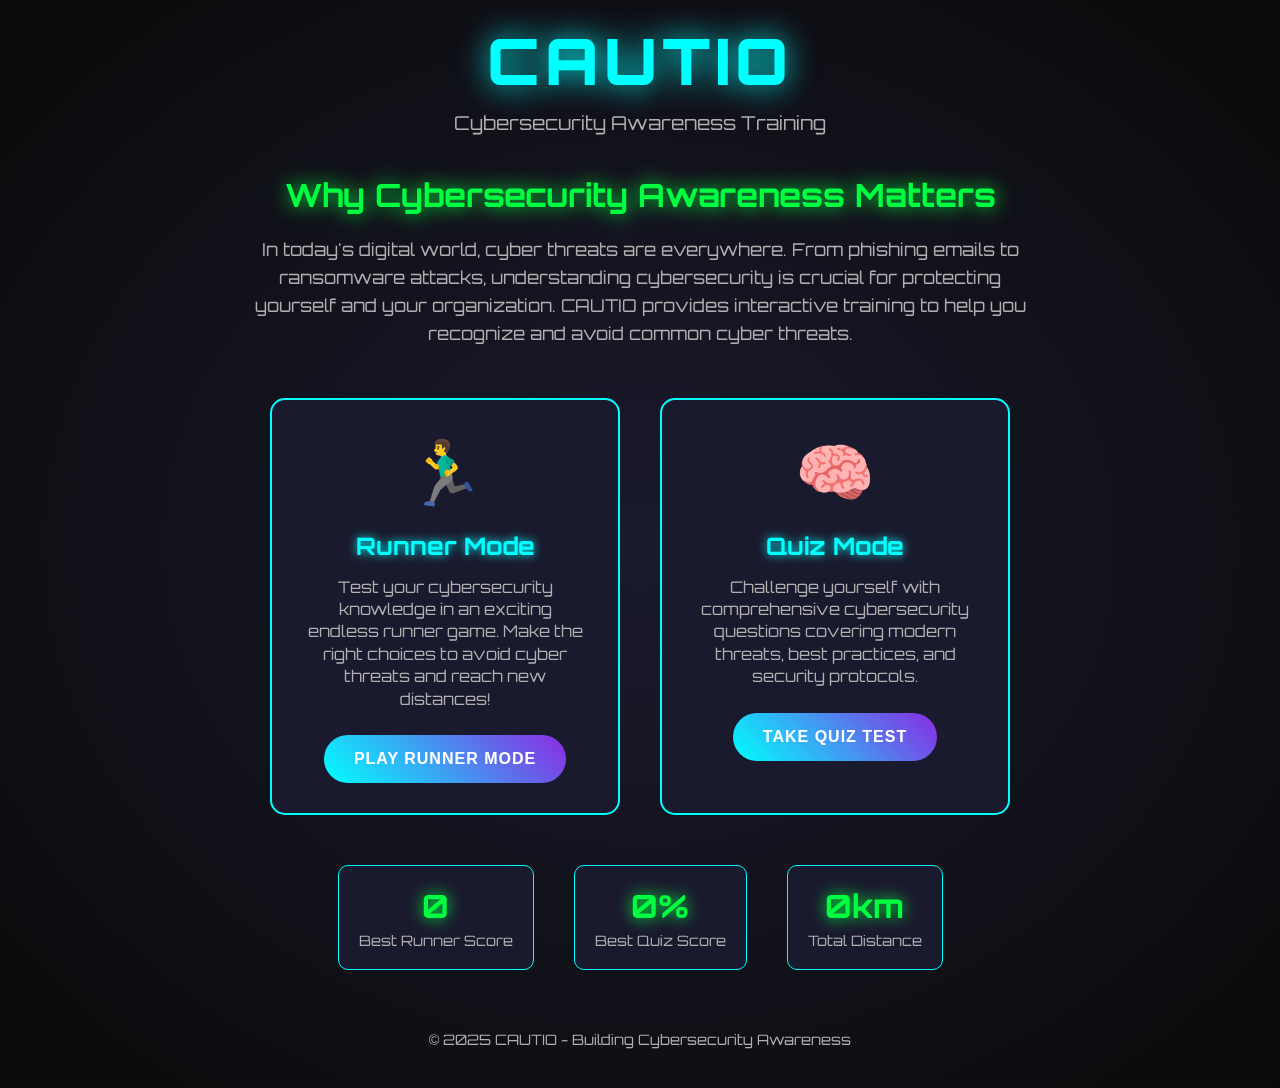
<file: index.html>
<!DOCTYPE html>
<html lang="en">
<head>
    <meta charset="UTF-8">
    <meta name="viewport" content="width=device-width, initial-scale=1.0">
    <title>CAUTIO - Cybersecurity Awareness</title>
    <link rel="stylesheet" href="style.css">
    <link href="https://fonts.googleapis.com/css2?family=Orbitron:wght@400;700;900&display=swap" rel="stylesheet">
</head>
<body class="main-menu">
    <div class="stars"></div>
    <div class="container">
        <header class="header">
            <h1 class="logo">CAUTIO</h1>
            <div class="logo-subtitle">Cybersecurity Awareness Training</div>
        </header>

        <main class="main-content">
            <section class="intro">
                <h2>Why Cybersecurity Awareness Matters</h2>
                <p>In today's digital world, cyber threats are everywhere. From phishing emails to ransomware attacks, 
                   understanding cybersecurity is crucial for protecting yourself and your organization. 
                   CAUTIO provides interactive training to help you recognize and avoid common cyber threats.</p>
            </section>

            <section class="game-modes">
                <div class="mode-card runner-card">
                    <div class="mode-icon">🏃‍♂️</div>
                    <h3>Runner Mode</h3>
                    <p>Test your cybersecurity knowledge in an exciting endless runner game. 
                       Make the right choices to avoid cyber threats and reach new distances!</p>
                    <button class="mode-btn runner-btn" onclick="startRunnerMode()">
                        <span>Play Runner Mode</span>
                    </button>
                </div>

                <div class="mode-card quiz-card">
                    <div class="mode-icon">🧠</div>
                    <h3>Quiz Mode</h3>
                    <p>Challenge yourself with comprehensive cybersecurity questions covering 
                       modern threats, best practices, and security protocols.</p>
                    <button class="mode-btn quiz-btn" onclick="startQuizMode()">
                        <span>Take Quiz Test</span>
                    </button>
                </div>
            </section>

            <section class="stats">
                <div class="stat-item">
                    <div class="stat-value" id="best-runner-score">0</div>
                    <div class="stat-label">Best Runner Score</div>
                </div>
                <div class="stat-item">
                    <div class="stat-value" id="best-quiz-score">0%</div>
                    <div class="stat-label">Best Quiz Score</div>
                </div>
                <div class="stat-item">
                    <div class="stat-value" id="total-distance">0km</div>
                    <div class="stat-label">Total Distance</div>
                </div>
            </section>
        </main>

        <footer class="footer">
            <p>&copy; 2025 CAUTIO - Building Cybersecurity Awareness</p>
        </footer>
    </div>

    <script>
        // Load and display saved statistics
        function loadStats() {
            const bestRunnerScore = localStorage.getItem('cautio-best-runner-score') || '0';
            const bestQuizScore = localStorage.getItem('cautio-best-quiz-score') || '0';
            const totalDistance = localStorage.getItem('cautio-total-distance') || '0';
            
            document.getElementById('best-runner-score').textContent = bestRunnerScore;
            document.getElementById('best-quiz-score').textContent = bestQuizScore + '%';
            document.getElementById('total-distance').textContent = totalDistance + 'km';
        }

        function startRunnerMode() {
            window.location.href = 'runner.html';
        }

        function startQuizMode() {
            window.location.href = 'quiz.html';
        }

        // Generate animated stars background
        function createStars() {
            const starsContainer = document.querySelector('.stars');
            for (let i = 0; i < 100; i++) {
                const star = document.createElement('div');
                star.className = 'star';
                star.style.left = Math.random() * 100 + '%';
                star.style.top = Math.random() * 100 + '%';
                star.style.animationDelay = Math.random() * 3 + 's';
                star.style.animationDuration = (Math.random() * 3 + 2) + 's';
                starsContainer.appendChild(star);
            }
        }

        // Initialize
        document.addEventListener('DOMContentLoaded', function() {
            loadStats();
            createStars();
        });
    </script>
</body>
</html>
</file>
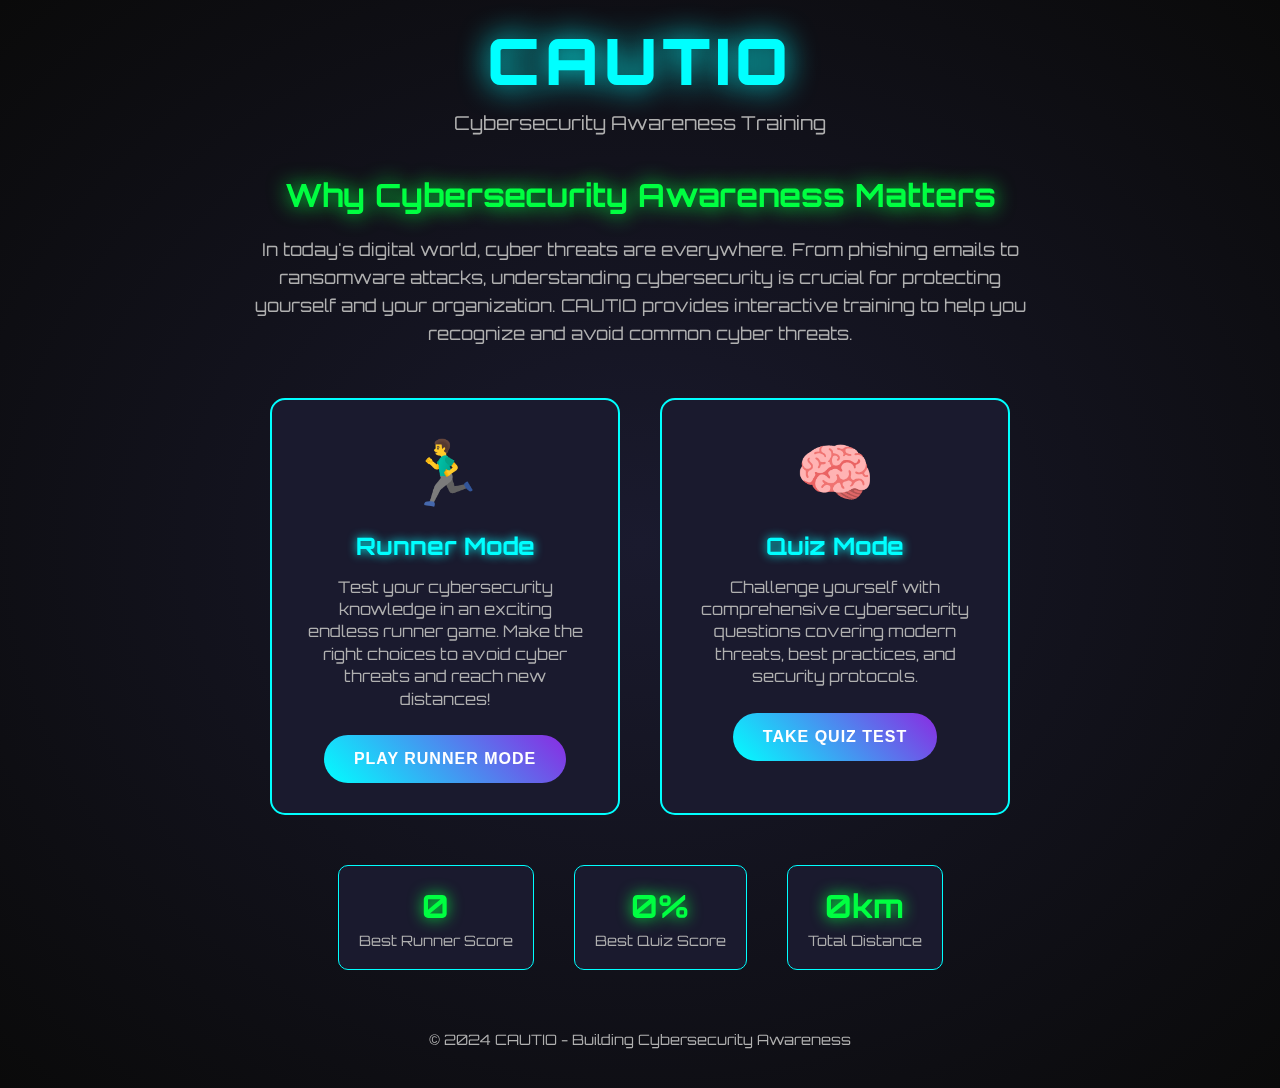
<file: client/index.html>
<!DOCTYPE html>
<html lang="en">
<head>
    <meta charset="UTF-8">
    <meta name="viewport" content="width=device-width, initial-scale=1.0">
    <title>CAUTIO - Cybersecurity Awareness</title>
    <link rel="stylesheet" href="/style.css">
    <link href="https://fonts.googleapis.com/css2?family=Orbitron:wght@400;700;900&display=swap" rel="stylesheet">
</head>
<body class="main-menu">
    <div class="stars"></div>
    <div class="container">
        <header class="header">
            <h1 class="logo">CAUTIO</h1>
            <div class="logo-subtitle">Cybersecurity Awareness Training</div>
        </header>

        <main class="main-content">
            <section class="intro">
                <h2>Why Cybersecurity Awareness Matters</h2>
                <p>In today's digital world, cyber threats are everywhere. From phishing emails to ransomware attacks, 
                   understanding cybersecurity is crucial for protecting yourself and your organization. 
                   CAUTIO provides interactive training to help you recognize and avoid common cyber threats.</p>
            </section>

            <section class="game-modes">
                <div class="mode-card runner-card">
                    <div class="mode-icon">🏃‍♂️</div>
                    <h3>Runner Mode</h3>
                    <p>Test your cybersecurity knowledge in an exciting endless runner game. 
                       Make the right choices to avoid cyber threats and reach new distances!</p>
                    <button class="mode-btn runner-btn" onclick="startRunnerMode()">
                        <span>Play Runner Mode</span>
                    </button>
                </div>

                <div class="mode-card quiz-card">
                    <div class="mode-icon">🧠</div>
                    <h3>Quiz Mode</h3>
                    <p>Challenge yourself with comprehensive cybersecurity questions covering 
                       modern threats, best practices, and security protocols.</p>
                    <button class="mode-btn quiz-btn" onclick="startQuizMode()">
                        <span>Take Quiz Test</span>
                    </button>
                </div>
            </section>

            <section class="stats">
                <div class="stat-item">
                    <div class="stat-value" id="best-runner-score">0</div>
                    <div class="stat-label">Best Runner Score</div>
                </div>
                <div class="stat-item">
                    <div class="stat-value" id="best-quiz-score">0%</div>
                    <div class="stat-label">Best Quiz Score</div>
                </div>
                <div class="stat-item">
                    <div class="stat-value" id="total-distance">0km</div>
                    <div class="stat-label">Total Distance</div>
                </div>
            </section>
        </main>

        <footer class="footer">
            <p>&copy; 2024 CAUTIO - Building Cybersecurity Awareness</p>
        </footer>
    </div>

    <script>
        // Load and display saved statistics
        function loadStats() {
            const bestRunnerScore = localStorage.getItem('cautio-best-runner-score') || '0';
            const bestQuizScore = localStorage.getItem('cautio-best-quiz-score') || '0';
            const totalDistance = localStorage.getItem('cautio-total-distance') || '0';
            
            document.getElementById('best-runner-score').textContent = bestRunnerScore;
            document.getElementById('best-quiz-score').textContent = bestQuizScore + '%';
            document.getElementById('total-distance').textContent = totalDistance + 'km';
        }

        function startRunnerMode() {
            window.location.href = '/runner.html';
        }

        function startQuizMode() {
            window.location.href = '/quiz.html';
        }

        // Generate animated stars background
        function createStars() {
            const starsContainer = document.querySelector('.stars');
            for (let i = 0; i < 100; i++) {
                const star = document.createElement('div');
                star.className = 'star';
                star.style.left = Math.random() * 100 + '%';
                star.style.top = Math.random() * 100 + '%';
                star.style.animationDelay = Math.random() * 3 + 's';
                star.style.animationDuration = (Math.random() * 3 + 2) + 's';
                starsContainer.appendChild(star);
            }
        }

        // Initialize
        document.addEventListener('DOMContentLoaded', function() {
            loadStats();
            createStars();
        });
    </script>
</body>
</html>
</file>
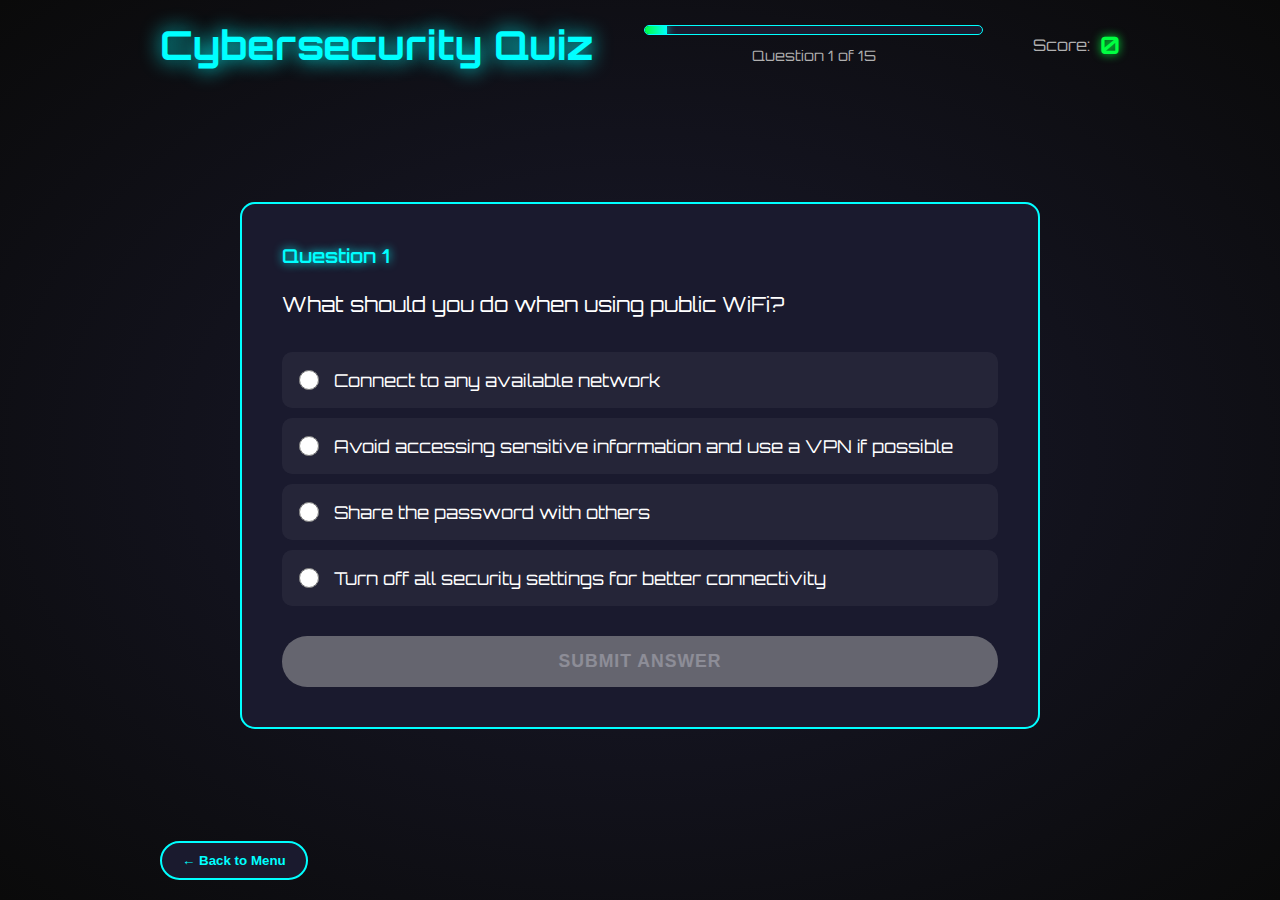
<file: quiz.html>
<!DOCTYPE html>
<html lang="en">
<head>
    <meta charset="UTF-8">
    <meta name="viewport" content="width=device-width, initial-scale=1.0">
    <title>CAUTIO - Quiz Mode</title>
    <link rel="stylesheet" href="style.css">
    <link href="https://fonts.googleapis.com/css2?family=Orbitron:wght@400;700;900&display=swap" rel="stylesheet">
</head>
<body class="quiz-game">
    <div class="quiz-container">
        <header class="quiz-header">
            <h1>Cybersecurity Quiz</h1>
            <div class="quiz-progress">
                <div class="progress-bar">
                    <div class="progress-fill" id="progressFill"></div>
                </div>
                <span class="progress-text" id="progressText">Question 1 of 15</span>
            </div>
            <div class="quiz-score">
                <span class="score-label">Score:</span>
                <span class="score-value" id="quizScore">0</span>
            </div>
        </header>

        <main class="quiz-main">
            <div class="question-container" id="questionContainer">
                <div class="question-number" id="questionNumber">Question 1</div>
                <div class="question-text" id="questionText"></div>
                <div class="options-container" id="optionsContainer">
                    <!-- Options will be inserted dynamically -->
                </div>
                <button class="submit-btn" id="submitBtn" onclick="submitAnswer()" disabled>Submit Answer</button>
            </div>

            <div class="feedback-container" id="feedbackContainer" style="display: none;">
                <div class="feedback-result" id="feedbackResult"></div>
                <div class="feedback-explanation" id="feedbackExplanation"></div>
                <div class="feedback-buttons">
                    <button class="next-btn" id="nextBtn" onclick="nextQuestion()">Next Question</button>
                </div>
            </div>

            <div class="quiz-complete" id="quizComplete" style="display: none;">
                <div class="completion-card">
                    <h2>Quiz Complete!</h2>
                    <div class="final-results">
                        <div class="result-circle">
                            <div class="percentage" id="finalPercentage">0%</div>
                            <div class="result-label">Score</div>
                        </div>
                        <div class="result-details">
                            <div class="result-item">
                                <span class="result-value" id="correctCount">0</span>
                                <span class="result-label">Correct</span>
                            </div>
                            <div class="result-item">
                                <span class="result-value" id="incorrectCount">0</span>
                                <span class="result-label">Incorrect</span>
                            </div>
                            <div class="result-item">
                                <span class="result-value" id="totalQuestions">15</span>
                                <span class="result-label">Total</span>
                            </div>
                        </div>
                    </div>
                    <div class="performance-message" id="performanceMessage"></div>
                    <div class="completion-buttons">
                        <button class="retake-btn" onclick="restartQuiz()">Retake Quiz</button>
                        <button class="menu-btn" onclick="goToMenu()">Main Menu</button>
                    </div>
                </div>
            </div>
        </main>

        <div class="quiz-navigation">
            <button class="nav-btn back-btn" onclick="goToMenu()">← Back to Menu</button>
        </div>
    </div>

    <script src="data/questions.js"></script>
    <script src="quiz.js"></script>
</body>
</html>
</file>
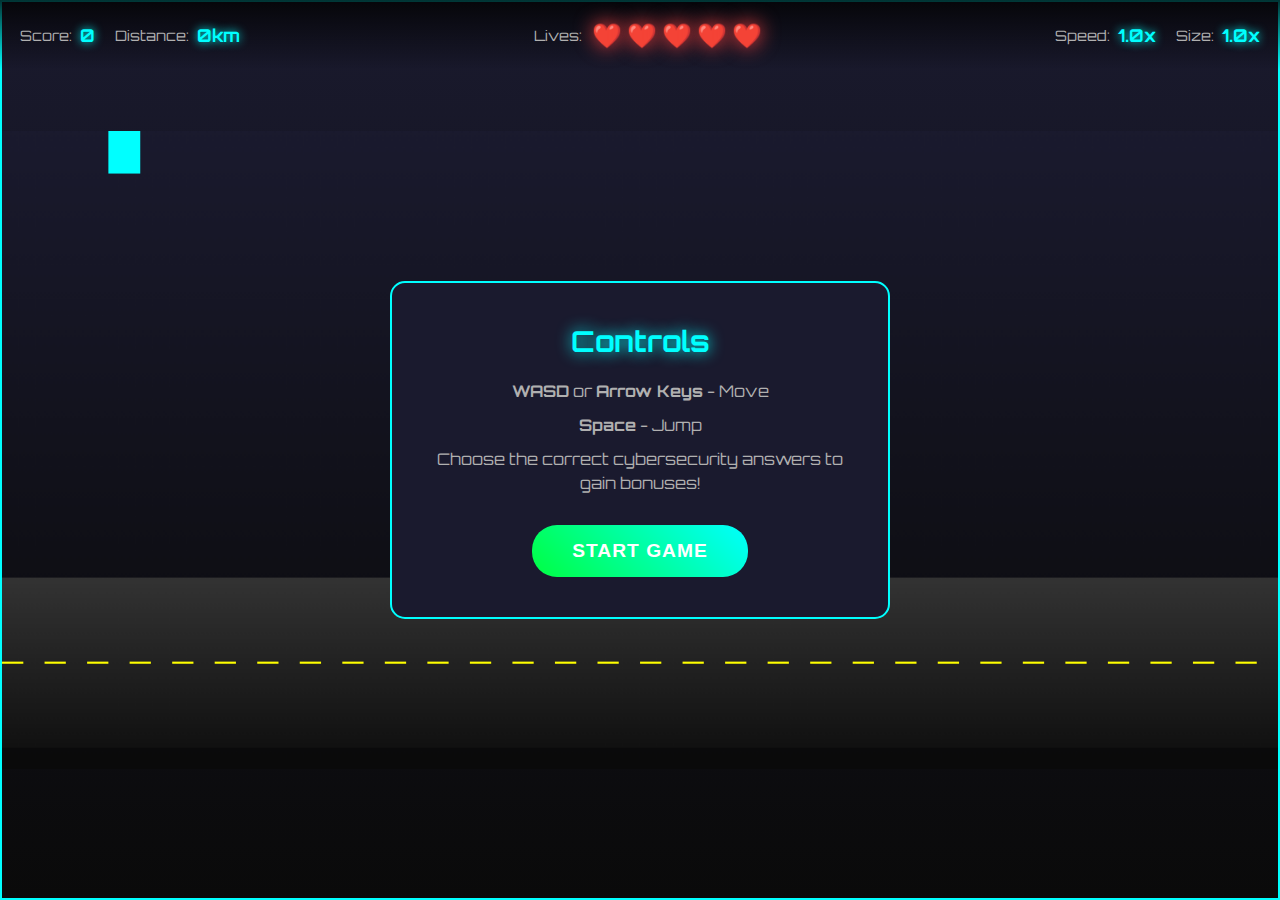
<file: runner.html>
<!DOCTYPE html>
<html lang="en">
<head>
    <meta charset="UTF-8">
    <meta name="viewport" content="width=device-width, initial-scale=1.0">
    <title>CAUTIO - Runner Mode</title>
    <link rel="stylesheet" href="style.css">
    <link href="https://fonts.googleapis.com/css2?family=Orbitron:wght@400;700;900&display=swap" rel="stylesheet">
</head>
<body class="runner-game">
    <div class="game-container">
        <div class="hud">
            <div class="hud-left">
                <div class="hud-item">
                    <span class="hud-label">Score:</span>
                    <span class="hud-value" id="score">0</span>
                </div>
                <div class="hud-item">
                    <span class="hud-label">Distance:</span>
                    <span class="hud-value" id="distance">0km</span>
                </div>
            </div>
            <div class="hud-center">
                <div class="lives-container">
                    <span class="hud-label">Lives:</span>
                    <div class="hearts" id="hearts">
                        <span class="heart">❤️</span>
                        <span class="heart">❤️</span>
                        <span class="heart">❤️</span>
                        <span class="heart">❤️</span>
                        <span class="heart">❤️</span>
                    </div>
                </div>
            </div>
            <div class="hud-right">
                <div class="hud-item">
                    <span class="hud-label">Speed:</span>
                    <span class="hud-value" id="speed">1.0x</span>
                </div>
                <div class="hud-item">
                    <span class="hud-label">Size:</span>
                    <span class="hud-value" id="size">1.0x</span>
                </div>
            </div>
        </div>

        <canvas id="gameCanvas" width="1200" height="600"></canvas>

        <div class="controls-hint" id="controlsHint">
            <h3>Controls</h3>
            <p><strong>WASD</strong> or <strong>Arrow Keys</strong> - Move</p>
            <p><strong>Space</strong> - Jump</p>
            <p>Choose the correct cybersecurity answers to gain bonuses!</p>
            <button class="start-btn" onclick="startGame()">START GAME</button>
        </div>

        <div class="question-overlay" id="questionOverlay" style="display: none;">
            <div class="question-card">
                <h3 id="questionTitle">Cybersecurity Question</h3>
                <p id="questionText"></p>
                <div class="lane-choices">
                    <div class="lane-choice left-lane" id="leftChoice">
                        <div class="lane-color green"></div>
                        <span class="choice-text" id="leftChoiceText"></span>
                    </div>
                    <div class="lane-choice right-lane" id="rightChoice">
                        <div class="lane-color red"></div>
                        <span class="choice-text" id="rightChoiceText"></span>
                    </div>
                </div>
                <div class="choice-instruction">Choose your lane: LEFT (Green) or RIGHT (Red)</div>
            </div>
        </div>

        <div class="game-over" id="gameOver" style="display: none;">
            <div class="game-over-card">
                <h2>Game Over!</h2>
                <div class="final-stats">
                    <div class="stat">
                        <span class="stat-label">Final Score:</span>
                        <span class="stat-value" id="finalScore">0</span>
                    </div>
                    <div class="stat">
                        <span class="stat-label">Distance Traveled:</span>
                        <span class="stat-value" id="finalDistance">0km</span>
                    </div>
                    <div class="stat">
                        <span class="stat-label">Questions Correct:</span>
                        <span class="stat-value" id="correctAnswers">0</span>
                    </div>
                </div>
                <div class="game-over-buttons">
                    <button class="restart-btn" onclick="restartGame()">Play Again</button>
                    <button class="menu-btn" onclick="goToMenu()">Main Menu</button>
                </div>
            </div>
        </div>
    </div>

    <script src="data/questions.js"></script>
    <script src="runner.js"></script>
</body>
</html>
</file>
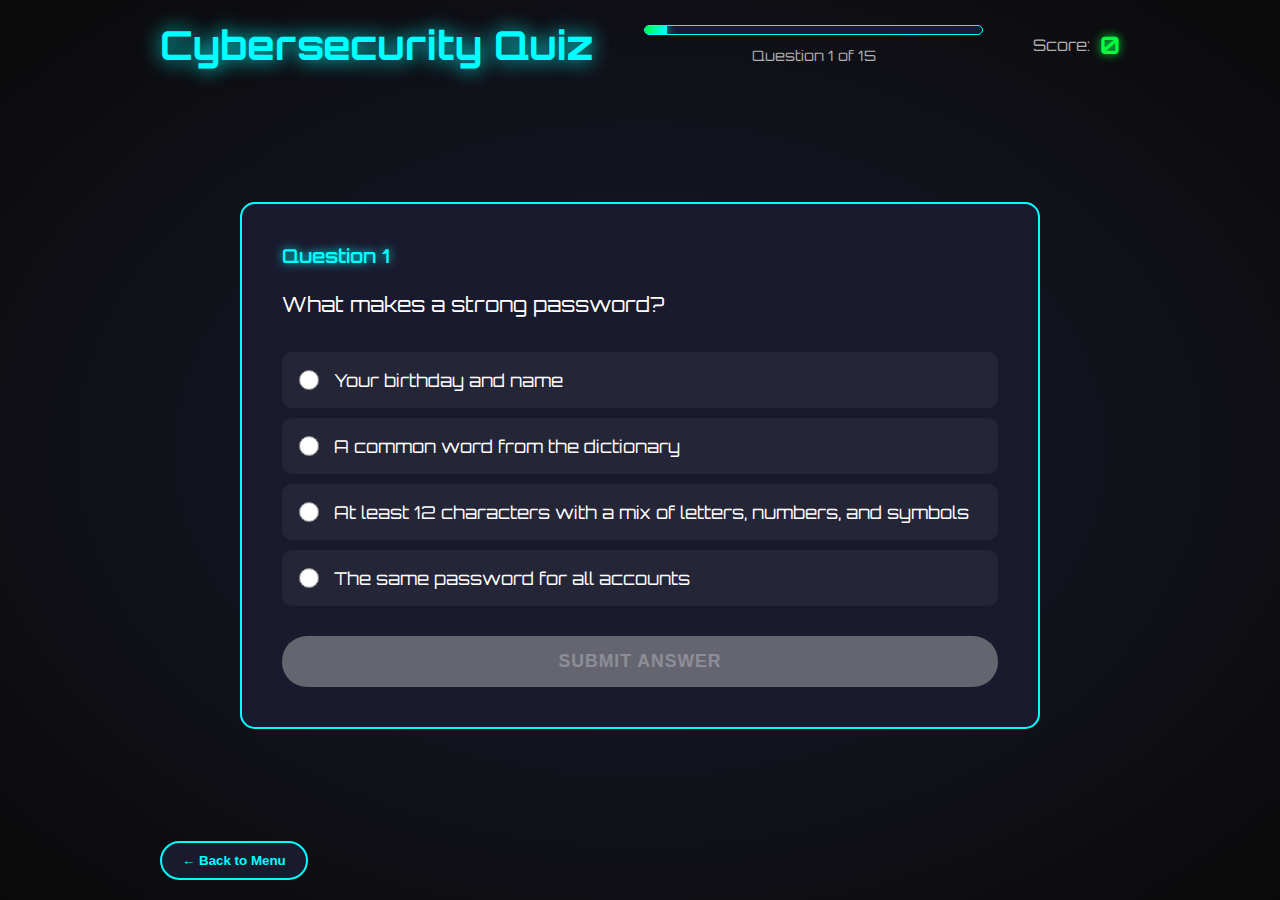
<file: client/public/quiz.html>
<!DOCTYPE html>
<html lang="en">
<head>
    <meta charset="UTF-8">
    <meta name="viewport" content="width=device-width, initial-scale=1.0">
    <title>CAUTIO - Quiz Mode</title>
    <link rel="stylesheet" href="/style.css">
    <link href="https://fonts.googleapis.com/css2?family=Orbitron:wght@400;700;900&display=swap" rel="stylesheet">
</head>
<body class="quiz-game">
    <div class="quiz-container">
        <header class="quiz-header">
            <h1>Cybersecurity Quiz</h1>
            <div class="quiz-progress">
                <div class="progress-bar">
                    <div class="progress-fill" id="progressFill"></div>
                </div>
                <span class="progress-text" id="progressText">Question 1 of 15</span>
            </div>
            <div class="quiz-score">
                <span class="score-label">Score:</span>
                <span class="score-value" id="quizScore">0</span>
            </div>
        </header>

        <main class="quiz-main">
            <div class="question-container" id="questionContainer">
                <div class="question-number" id="questionNumber">Question 1</div>
                <div class="question-text" id="questionText"></div>
                <div class="options-container" id="optionsContainer">
                    <!-- Options will be inserted dynamically -->
                </div>
                <button class="submit-btn" id="submitBtn" onclick="submitAnswer()" disabled>Submit Answer</button>
            </div>

            <div class="feedback-container" id="feedbackContainer" style="display: none;">
                <div class="feedback-result" id="feedbackResult"></div>
                <div class="feedback-explanation" id="feedbackExplanation"></div>
                <div class="feedback-buttons">
                    <button class="next-btn" id="nextBtn" onclick="nextQuestion()">Next Question</button>
                </div>
            </div>

            <div class="quiz-complete" id="quizComplete" style="display: none;">
                <div class="completion-card">
                    <h2>Quiz Complete!</h2>
                    <div class="final-results">
                        <div class="result-circle">
                            <div class="percentage" id="finalPercentage">0%</div>
                            <div class="result-label">Score</div>
                        </div>
                        <div class="result-details">
                            <div class="result-item">
                                <span class="result-value" id="correctCount">0</span>
                                <span class="result-label">Correct</span>
                            </div>
                            <div class="result-item">
                                <span class="result-value" id="incorrectCount">0</span>
                                <span class="result-label">Incorrect</span>
                            </div>
                            <div class="result-item">
                                <span class="result-value" id="totalQuestions">15</span>
                                <span class="result-label">Total</span>
                            </div>
                        </div>
                    </div>
                    <div class="performance-message" id="performanceMessage"></div>
                    <div class="completion-buttons">
                        <button class="retake-btn" onclick="restartQuiz()">Retake Quiz</button>
                        <button class="menu-btn" onclick="goToMenu()">Main Menu</button>
                    </div>
                </div>
            </div>
        </main>

        <div class="quiz-navigation">
            <button class="nav-btn back-btn" onclick="goToMenu()">← Back to Menu</button>
        </div>
    </div>

    <script src="/data/questions.js"></script>
    <script src="/quiz.js"></script>
</body>
</html>
</file>
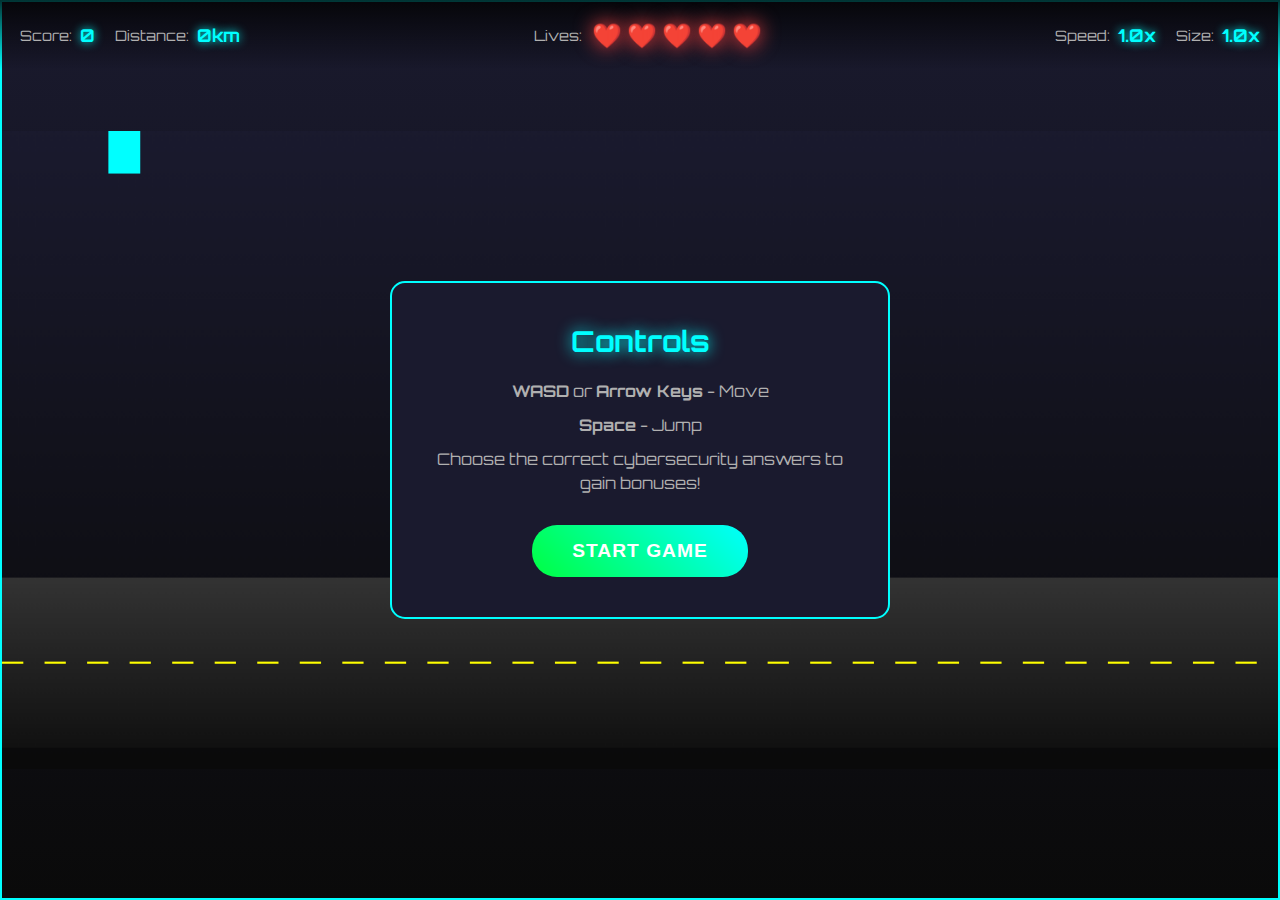
<file: client/public/runner.html>
<!DOCTYPE html>
<html lang="en">
<head>
    <meta charset="UTF-8">
    <meta name="viewport" content="width=device-width, initial-scale=1.0">
    <title>CAUTIO - Runner Mode</title>
    <link rel="stylesheet" href="/style.css">
    <link href="https://fonts.googleapis.com/css2?family=Orbitron:wght@400;700;900&display=swap" rel="stylesheet">
</head>
<body class="runner-game">
    <div class="game-container">
        <div class="hud">
            <div class="hud-left">
                <div class="hud-item">
                    <span class="hud-label">Score:</span>
                    <span class="hud-value" id="score">0</span>
                </div>
                <div class="hud-item">
                    <span class="hud-label">Distance:</span>
                    <span class="hud-value" id="distance">0km</span>
                </div>
            </div>
            <div class="hud-center">
                <div class="lives-container">
                    <span class="hud-label">Lives:</span>
                    <div class="hearts" id="hearts">
                        <span class="heart">❤️</span>
                        <span class="heart">❤️</span>
                        <span class="heart">❤️</span>
                        <span class="heart">❤️</span>
                        <span class="heart">❤️</span>
                    </div>
                </div>
            </div>
            <div class="hud-right">
                <div class="hud-item">
                    <span class="hud-label">Speed:</span>
                    <span class="hud-value" id="speed">1.0x</span>
                </div>
                <div class="hud-item">
                    <span class="hud-label">Size:</span>
                    <span class="hud-value" id="size">1.0x</span>
                </div>
            </div>
        </div>

        <canvas id="gameCanvas" width="1200" height="600"></canvas>

        <div class="controls-hint" id="controlsHint">
            <h3>Controls</h3>
            <p><strong>WASD</strong> or <strong>Arrow Keys</strong> - Move</p>
            <p><strong>Space</strong> - Jump</p>
            <p>Choose the correct cybersecurity answers to gain bonuses!</p>
            <button class="start-btn" onclick="startGame()">START GAME</button>
        </div>


        <div class="game-over" id="gameOver" style="display: none;">
            <div class="game-over-card">
                <h2>Game Over!</h2>
                <div class="final-stats">
                    <div class="stat">
                        <span class="stat-label">Final Score:</span>
                        <span class="stat-value" id="finalScore">0</span>
                    </div>
                    <div class="stat">
                        <span class="stat-label">Distance Traveled:</span>
                        <span class="stat-value" id="finalDistance">0km</span>
                    </div>
                    <div class="stat">
                        <span class="stat-label">Questions Correct:</span>
                        <span class="stat-value" id="correctAnswers">0</span>
                    </div>
                </div>
                <div class="game-over-buttons">
                    <button class="restart-btn" onclick="restartGame()">Play Again</button>
                    <button class="menu-btn" onclick="goToMenu()">Main Menu</button>
                </div>
            </div>
        </div>
    </div>

    <script src="/data/questions.js"></script>
    <script src="/runner.js"></script>
</body>
</html>
</file>
<file: style.css>
/* CSS Reset and Base Styles */
* {
    margin: 0;
    padding: 0;
    box-sizing: border-box;
}

body {
    font-family: 'Orbitron', sans-serif;
    background: #0a0a0a;
    color: #00ffff;
    overflow-x: hidden;
    min-height: 100vh;
}

/* Cyber Theme Colors */
:root {
    --primary-cyan: #00ffff;
    --secondary-purple: #8a2be2;
    --tertiary-green: #00ff41;
    --warning-red: #ff0040;
    --background-dark: #0a0a0a;
    --card-dark: #1a1a2e;
    --border-glow: #00ffff;
    --text-light: #ffffff;
    --text-secondary: #b0b0b0;
}

/* Animated Background Stars */
.stars {
    position: fixed;
    top: 0;
    left: 0;
    width: 100%;
    height: 100%;
    pointer-events: none;
    z-index: 0;
}

.star {
    position: absolute;
    width: 2px;
    height: 2px;
    background: var(--primary-cyan);
    border-radius: 50%;
    opacity: 0;
    animation: twinkle 3s infinite;
    box-shadow: 0 0 10px var(--primary-cyan);
}

@keyframes twinkle {
    0%, 100% { opacity: 0; }
    50% { opacity: 1; }
}

/* Main Menu Styles */
.main-menu {
    background: radial-gradient(ellipse at center, #1a1a2e 0%, #0a0a0a 100%);
}

.container {
    position: relative;
    z-index: 1;
    max-width: 1200px;
    margin: 0 auto;
    padding: 20px;
    min-height: 100vh;
    display: flex;
    flex-direction: column;
}

.header {
    text-align: center;
    margin-bottom: 40px;
}

.logo {
    font-size: 4rem;
    font-weight: 900;
    color: var(--primary-cyan);
    text-shadow: 0 0 30px var(--primary-cyan);
    margin-bottom: 10px;
    letter-spacing: 5px;
}

.logo-subtitle {
    font-size: 1.2rem;
    color: var(--text-secondary);
    font-weight: 400;
}

.intro {
    text-align: center;
    margin-bottom: 50px;
    max-width: 800px;
    margin-left: auto;
    margin-right: auto;
}

.intro h2 {
    color: var(--tertiary-green);
    font-size: 2rem;
    margin-bottom: 20px;
    text-shadow: 0 0 20px var(--tertiary-green);
}

.intro p {
    color: var(--text-secondary);
    line-height: 1.6;
    font-size: 1.1rem;
}

.game-modes {
    display: flex;
    gap: 40px;
    justify-content: center;
    margin-bottom: 50px;
    flex-wrap: wrap;
}

.mode-card {
    background: var(--card-dark);
    border: 2px solid var(--border-glow);
    border-radius: 15px;
    padding: 30px;
    text-align: center;
    width: 350px;
    transition: all 0.3s ease;
    position: relative;
    overflow: hidden;
}

.mode-card::before {
    content: '';
    position: absolute;
    top: -2px;
    left: -2px;
    right: -2px;
    bottom: -2px;
    background: linear-gradient(45deg, var(--primary-cyan), var(--secondary-purple), var(--tertiary-green));
    z-index: -1;
    border-radius: 15px;
    opacity: 0;
    transition: opacity 0.3s ease;
}

.mode-card:hover::before {
    opacity: 1;
}

.mode-card:hover {
    transform: translateY(-10px);
    box-shadow: 0 20px 40px rgba(0, 255, 255, 0.3);
}

.mode-icon {
    font-size: 4rem;
    margin-bottom: 20px;
}

.mode-card h3 {
    color: var(--primary-cyan);
    font-size: 1.5rem;
    margin-bottom: 15px;
    text-shadow: 0 0 10px var(--primary-cyan);
}

.mode-card p {
    color: var(--text-secondary);
    line-height: 1.4;
    margin-bottom: 25px;
}

.mode-btn {
    background: linear-gradient(45deg, var(--primary-cyan), var(--secondary-purple));
    border: none;
    color: var(--text-light);
    padding: 15px 30px;
    font-size: 1rem;
    font-weight: 700;
    border-radius: 25px;
    cursor: pointer;
    transition: all 0.3s ease;
    text-transform: uppercase;
    letter-spacing: 1px;
    position: relative;
    overflow: hidden;
}

.mode-btn::before {
    content: '';
    position: absolute;
    top: 0;
    left: -100%;
    width: 100%;
    height: 100%;
    background: linear-gradient(90deg, transparent, rgba(255, 255, 255, 0.2), transparent);
    transition: left 0.5s ease;
}

.mode-btn:hover::before {
    left: 100%;
}

.mode-btn:hover {
    transform: scale(1.05);
    box-shadow: 0 10px 25px rgba(0, 255, 255, 0.4);
}

.stats {
    display: flex;
    justify-content: center;
    gap: 40px;
    margin-bottom: 40px;
    flex-wrap: wrap;
}

.stat-item {
    text-align: center;
    background: var(--card-dark);
    padding: 20px;
    border-radius: 10px;
    border: 1px solid var(--border-glow);
    min-width: 150px;
}

.stat-value {
    font-size: 2rem;
    font-weight: 700;
    color: var(--tertiary-green);
    text-shadow: 0 0 15px var(--tertiary-green);
}

.stat-label {
    color: var(--text-secondary);
    font-size: 0.9rem;
    margin-top: 5px;
}

.footer {
    margin-top: auto;
    text-align: center;
    color: var(--text-secondary);
    font-size: 0.9rem;
    padding: 20px 0;
}

/* Runner Game Styles */
.runner-game {
    background: linear-gradient(135deg, #0a0a0a 0%, #1a1a2e 100%);
    overflow: hidden;
}

.game-container {
    position: relative;
    width: 100vw;
    height: 100vh;
    display: flex;
    flex-direction: column;
}

.hud {
    position: absolute;
    top: 0;
    left: 0;
    right: 0;
    z-index: 10;
    background: linear-gradient(180deg, rgba(0, 0, 0, 0.8) 0%, transparent 100%);
    padding: 20px;
    display: flex;
    justify-content: space-between;
    align-items: center;
    flex-wrap: wrap;
}

.hud-left, .hud-center, .hud-right {
    display: flex;
    gap: 20px;
    align-items: center;
}

.hud-item {
    display: flex;
    align-items: center;
    gap: 8px;
}

.hud-label {
    color: var(--text-secondary);
    font-size: 0.9rem;
}

.hud-value {
    color: var(--primary-cyan);
    font-weight: 700;
    font-size: 1.1rem;
    text-shadow: 0 0 10px var(--primary-cyan);
}

.lives-container {
    display: flex;
    align-items: center;
    gap: 10px;
}

.hearts {
    display: flex;
    gap: 5px;
}

.heart {
    font-size: 1.5rem;
    filter: drop-shadow(0 0 10px #ff4444);
}

.heart.lost {
    opacity: 0.3;
    filter: grayscale(1);
}

#gameCanvas {
    background: linear-gradient(180deg, #1a1a2e 0%, #0a0a0a 100%);
    border: 2px solid var(--border-glow);
    box-shadow: 0 0 30px rgba(0, 255, 255, 0.3);
    width: 100%;
    height: 100%;
    object-fit: contain;
}

.controls-hint {
    position: absolute;
    top: 50%;
    left: 50%;
    transform: translate(-50%, -50%);
    background: var(--card-dark);
    border: 2px solid var(--border-glow);
    border-radius: 15px;
    padding: 40px;
    text-align: center;
    z-index: 20;
    max-width: 500px;
    width: 90%;
}

.controls-hint h3 {
    color: var(--primary-cyan);
    font-size: 1.8rem;
    margin-bottom: 20px;
    text-shadow: 0 0 15px var(--primary-cyan);
}

.controls-hint p {
    color: var(--text-secondary);
    margin-bottom: 10px;
    line-height: 1.5;
}

.start-btn {
    background: linear-gradient(45deg, var(--tertiary-green), var(--primary-cyan));
    border: none;
    color: var(--text-light);
    padding: 15px 40px;
    font-size: 1.2rem;
    font-weight: 700;
    border-radius: 25px;
    cursor: pointer;
    margin-top: 20px;
    transition: all 0.3s ease;
    text-transform: uppercase;
    letter-spacing: 1px;
}

.start-btn:hover {
    transform: scale(1.05);
    box-shadow: 0 10px 25px rgba(0, 255, 65, 0.4);
}

.question-overlay {
    position: absolute;
    top: 0;
    left: 0;
    right: 0;
    bottom: 0;
    background: rgba(0, 0, 0, 0.9);
    display: flex;
    justify-content: center;
    align-items: center;
    z-index: 30;
}

.question-card {
    background: var(--card-dark);
    border: 2px solid var(--border-glow);
    border-radius: 15px;
    padding: 40px;
    max-width: 600px;
    width: 90%;
    text-align: center;
    position: relative;
}

.question-card::before {
    content: '';
    position: absolute;
    top: -2px;
    left: -2px;
    right: -2px;
    bottom: -2px;
    background: linear-gradient(45deg, var(--primary-cyan), var(--secondary-purple));
    z-index: -1;
    border-radius: 15px;
    animation: glow 2s ease-in-out infinite alternate;
}

@keyframes glow {
    from { opacity: 0.5; }
    to { opacity: 1; }
}

.question-card h3 {
    color: var(--primary-cyan);
    font-size: 1.5rem;
    margin-bottom: 20px;
    text-shadow: 0 0 15px var(--primary-cyan);
}

.question-card p {
    color: var(--text-light);
    font-size: 1.1rem;
    line-height: 1.6;
    margin-bottom: 30px;
}

.lane-choices {
    display: flex;
    gap: 30px;
    justify-content: center;
    margin-bottom: 20px;
}

.lane-choice {
    display: flex;
    flex-direction: column;
    align-items: center;
    gap: 10px;
    padding: 20px;
    border-radius: 10px;
    border: 2px solid transparent;
    transition: all 0.3s ease;
    cursor: pointer;
    min-width: 200px;
}

.lane-choice:hover {
    transform: scale(1.05);
}

.left-lane {
    border-color: var(--tertiary-green);
    background: rgba(0, 255, 65, 0.1);
}

.right-lane {
    border-color: var(--warning-red);
    background: rgba(255, 0, 64, 0.1);
}

.lane-color {
    width: 60px;
    height: 30px;
    border-radius: 5px;
    box-shadow: 0 0 20px currentColor;
}

.lane-color.green {
    background: var(--tertiary-green);
}

.lane-color.red {
    background: var(--warning-red);
}

.choice-text {
    color: var(--text-light);
    font-weight: 600;
    text-align: center;
}

.choice-instruction {
    color: var(--text-secondary);
    font-style: italic;
}

.game-over {
    position: absolute;
    top: 0;
    left: 0;
    right: 0;
    bottom: 0;
    background: rgba(0, 0, 0, 0.95);
    display: flex;
    justify-content: center;
    align-items: center;
    z-index: 40;
}

.game-over-card {
    background: var(--card-dark);
    border: 2px solid var(--warning-red);
    border-radius: 15px;
    padding: 40px;
    text-align: center;
    max-width: 500px;
    width: 90%;
    box-shadow: 0 0 30px rgba(255, 0, 64, 0.3);
}

.game-over-card h2 {
    color: var(--warning-red);
    font-size: 2rem;
    margin-bottom: 30px;
    text-shadow: 0 0 20px var(--warning-red);
}

.final-stats {
    margin-bottom: 30px;
}

.stat {
    display: flex;
    justify-content: space-between;
    margin-bottom: 10px;
    padding: 10px 0;
    border-bottom: 1px solid rgba(255, 255, 255, 0.1);
}

.stat:last-child {
    border-bottom: none;
}

.game-over-buttons {
    display: flex;
    gap: 20px;
    justify-content: center;
}

.restart-btn, .menu-btn {
    padding: 12px 25px;
    border: none;
    border-radius: 20px;
    font-weight: 600;
    cursor: pointer;
    transition: all 0.3s ease;
    text-transform: uppercase;
    letter-spacing: 1px;
}

.restart-btn {
    background: linear-gradient(45deg, var(--tertiary-green), var(--primary-cyan));
    color: var(--text-light);
}

.menu-btn {
    background: linear-gradient(45deg, var(--secondary-purple), var(--primary-cyan));
    color: var(--text-light);
}

.restart-btn:hover, .menu-btn:hover {
    transform: scale(1.05);
    box-shadow: 0 10px 25px rgba(0, 255, 255, 0.4);
}

/* Quiz Game Styles */
.quiz-game {
    background: radial-gradient(ellipse at center, #1a1a2e 0%, #0a0a0a 100%);
    min-height: 100vh;
}

.quiz-container {
    max-width: 1000px;
    margin: 0 auto;
    padding: 20px;
    min-height: 100vh;
    display: flex;
    flex-direction: column;
}

.quiz-header {
    display: flex;
    justify-content: space-between;
    align-items: center;
    margin-bottom: 40px;
    flex-wrap: wrap;
    gap: 20px;
}

.quiz-header h1 {
    color: var(--primary-cyan);
    font-size: 2.5rem;
    text-shadow: 0 0 20px var(--primary-cyan);
}

.quiz-progress {
    flex-grow: 1;
    margin: 0 30px;
    text-align: center;
}

.progress-bar {
    width: 100%;
    height: 10px;
    background: var(--card-dark);
    border-radius: 5px;
    overflow: hidden;
    border: 1px solid var(--border-glow);
    margin-bottom: 10px;
}

.progress-fill {
    height: 100%;
    background: linear-gradient(90deg, var(--tertiary-green), var(--primary-cyan));
    width: 0%;
    transition: width 0.5s ease;
    box-shadow: 0 0 10px var(--primary-cyan);
}

.progress-text {
    color: var(--text-secondary);
    font-size: 0.9rem;
}

.quiz-score {
    display: flex;
    align-items: center;
    gap: 10px;
}

.score-label {
    color: var(--text-secondary);
}

.score-value {
    color: var(--tertiary-green);
    font-size: 1.5rem;
    font-weight: 700;
    text-shadow: 0 0 10px var(--tertiary-green);
}

.quiz-main {
    flex-grow: 1;
    display: flex;
    justify-content: center;
    align-items: center;
}

.question-container {
    background: var(--card-dark);
    border: 2px solid var(--border-glow);
    border-radius: 15px;
    padding: 40px;
    width: 100%;
    max-width: 800px;
    position: relative;
}

.question-container::before {
    content: '';
    position: absolute;
    top: -2px;
    left: -2px;
    right: -2px;
    bottom: -2px;
    background: linear-gradient(45deg, var(--primary-cyan), var(--secondary-purple));
    z-index: -1;
    border-radius: 15px;
    opacity: 0.3;
}

.question-number {
    color: var(--primary-cyan);
    font-size: 1.2rem;
    font-weight: 600;
    margin-bottom: 20px;
    text-shadow: 0 0 10px var(--primary-cyan);
}

.question-text {
    color: var(--text-light);
    font-size: 1.3rem;
    line-height: 1.6;
    margin-bottom: 30px;
}

.options-container {
    margin-bottom: 30px;
}

.option {
    display: flex;
    align-items: center;
    gap: 15px;
    padding: 15px;
    margin-bottom: 10px;
    border: 2px solid transparent;
    border-radius: 10px;
    cursor: pointer;
    transition: all 0.3s ease;
    background: rgba(255, 255, 255, 0.05);
}

.option:hover {
    background: rgba(0, 255, 255, 0.1);
    border-color: var(--primary-cyan);
    transform: translateX(10px);
}

.option.selected {
    background: rgba(0, 255, 255, 0.2);
    border-color: var(--primary-cyan);
    box-shadow: 0 0 15px rgba(0, 255, 255, 0.3);
}

.option input[type="radio"] {
    width: 20px;
    height: 20px;
    accent-color: var(--primary-cyan);
}

.option label {
    color: var(--text-light);
    font-size: 1.1rem;
    cursor: pointer;
    flex-grow: 1;
}

.submit-btn {
    background: linear-gradient(45deg, var(--tertiary-green), var(--primary-cyan));
    border: none;
    color: var(--text-light);
    padding: 15px 40px;
    font-size: 1.1rem;
    font-weight: 700;
    border-radius: 25px;
    cursor: pointer;
    transition: all 0.3s ease;
    text-transform: uppercase;
    letter-spacing: 1px;
    width: 100%;
}

.submit-btn:disabled {
    background: var(--text-secondary);
    cursor: not-allowed;
    opacity: 0.5;
}

.submit-btn:not(:disabled):hover {
    transform: scale(1.02);
    box-shadow: 0 10px 25px rgba(0, 255, 65, 0.4);
}

.feedback-container {
    background: var(--card-dark);
    border: 2px solid var(--border-glow);
    border-radius: 15px;
    padding: 40px;
    width: 100%;
    max-width: 800px;
    text-align: center;
}

.feedback-result {
    font-size: 1.8rem;
    font-weight: 700;
    margin-bottom: 20px;
}

.feedback-result.correct {
    color: var(--tertiary-green);
    text-shadow: 0 0 15px var(--tertiary-green);
}

.feedback-result.incorrect {
    color: var(--warning-red);
    text-shadow: 0 0 15px var(--warning-red);
}

.feedback-explanation {
    color: var(--text-light);
    font-size: 1.1rem;
    line-height: 1.6;
    margin-bottom: 30px;
    background: rgba(255, 255, 255, 0.05);
    padding: 20px;
    border-radius: 10px;
    border-left: 4px solid var(--primary-cyan);
}

.next-btn {
    background: linear-gradient(45deg, var(--secondary-purple), var(--primary-cyan));
    border: none;
    color: var(--text-light);
    padding: 15px 40px;
    font-size: 1.1rem;
    font-weight: 700;
    border-radius: 25px;
    cursor: pointer;
    transition: all 0.3s ease;
    text-transform: uppercase;
    letter-spacing: 1px;
}

.next-btn:hover {
    transform: scale(1.05);
    box-shadow: 0 10px 25px rgba(138, 43, 226, 0.4);
}

.quiz-complete {
    background: var(--card-dark);
    border: 2px solid var(--border-glow);
    border-radius: 15px;
    padding: 40px;
    width: 100%;
    max-width: 800px;
    text-align: center;
}

.completion-card h2 {
    color: var(--primary-cyan);
    font-size: 2.5rem;
    margin-bottom: 30px;
    text-shadow: 0 0 20px var(--primary-cyan);
}

.final-results {
    display: flex;
    justify-content: center;
    align-items: center;
    gap: 40px;
    margin-bottom: 30px;
    flex-wrap: wrap;
}

.result-circle {
    width: 150px;
    height: 150px;
    border: 5px solid var(--primary-cyan);
    border-radius: 50%;
    display: flex;
    flex-direction: column;
    justify-content: center;
    align-items: center;
    position: relative;
    box-shadow: 0 0 30px rgba(0, 255, 255, 0.3);
}

.percentage {
    font-size: 2rem;
    font-weight: 900;
    color: var(--tertiary-green);
    text-shadow: 0 0 15px var(--tertiary-green);
}

.result-details {
    display: flex;
    flex-direction: column;
    gap: 15px;
}

.result-item {
    display: flex;
    flex-direction: column;
    align-items: center;
    gap: 5px;
}

.result-item .result-value {
    font-size: 1.5rem;
    font-weight: 700;
    color: var(--primary-cyan);
}

.result-item .result-label {
    color: var(--text-secondary);
    font-size: 0.9rem;
}

.performance-message {
    color: var(--text-light);
    font-size: 1.2rem;
    margin-bottom: 30px;
    padding: 20px;
    border-radius: 10px;
    background: rgba(255, 255, 255, 0.05);
}

.completion-buttons {
    display: flex;
    gap: 20px;
    justify-content: center;
}

.retake-btn, .completion-buttons .menu-btn {
    padding: 15px 30px;
    border: none;
    border-radius: 25px;
    font-weight: 700;
    cursor: pointer;
    transition: all 0.3s ease;
    text-transform: uppercase;
    letter-spacing: 1px;
    font-size: 1rem;
}

.retake-btn {
    background: linear-gradient(45deg, var(--tertiary-green), var(--primary-cyan));
    color: var(--text-light);
}

.completion-buttons .menu-btn {
    background: linear-gradient(45deg, var(--secondary-purple), var(--primary-cyan));
    color: var(--text-light);
}

.retake-btn:hover, .completion-buttons .menu-btn:hover {
    transform: scale(1.05);
    box-shadow: 0 10px 25px rgba(0, 255, 255, 0.4);
}

.quiz-navigation {
    margin-top: 20px;
}

.nav-btn {
    background: var(--card-dark);
    border: 2px solid var(--border-glow);
    color: var(--primary-cyan);
    padding: 10px 20px;
    border-radius: 20px;
    cursor: pointer;
    transition: all 0.3s ease;
    font-weight: 600;
}

.nav-btn:hover {
    background: rgba(0, 255, 255, 0.1);
    transform: translateX(-5px);
}

/* Responsive Design */
@media (max-width: 768px) {
    .logo {
        font-size: 3rem;
    }
    
    .game-modes {
        flex-direction: column;
        align-items: center;
    }
    
    .mode-card {
        width: 100%;
        max-width: 400px;
    }
    
    .stats {
        flex-direction: column;
        align-items: center;
    }
    
    .hud {
        flex-direction: column;
        gap: 10px;
    }
    
    .hud-left, .hud-center, .hud-right {
        justify-content: center;
    }
    
    .quiz-header {
        flex-direction: column;
        text-align: center;
    }
    
    .quiz-progress {
        margin: 20px 0;
        order: 2;
    }
    
    .quiz-score {
        order: 3;
    }
    
    .lane-choices {
        flex-direction: column;
        gap: 20px;
    }
    
    .final-results {
        flex-direction: column;
        gap: 20px;
    }
    
    .completion-buttons {
        flex-direction: column;
    }
}

@media (max-width: 480px) {
    .container, .quiz-container {
        padding: 10px;
    }
    
    .question-card, .question-container, .quiz-complete, .feedback-container {
        padding: 20px;
    }
    
    .controls-hint {
        padding: 20px;
    }
    
    .mode-card {
        padding: 20px;
    }
}
</file>
